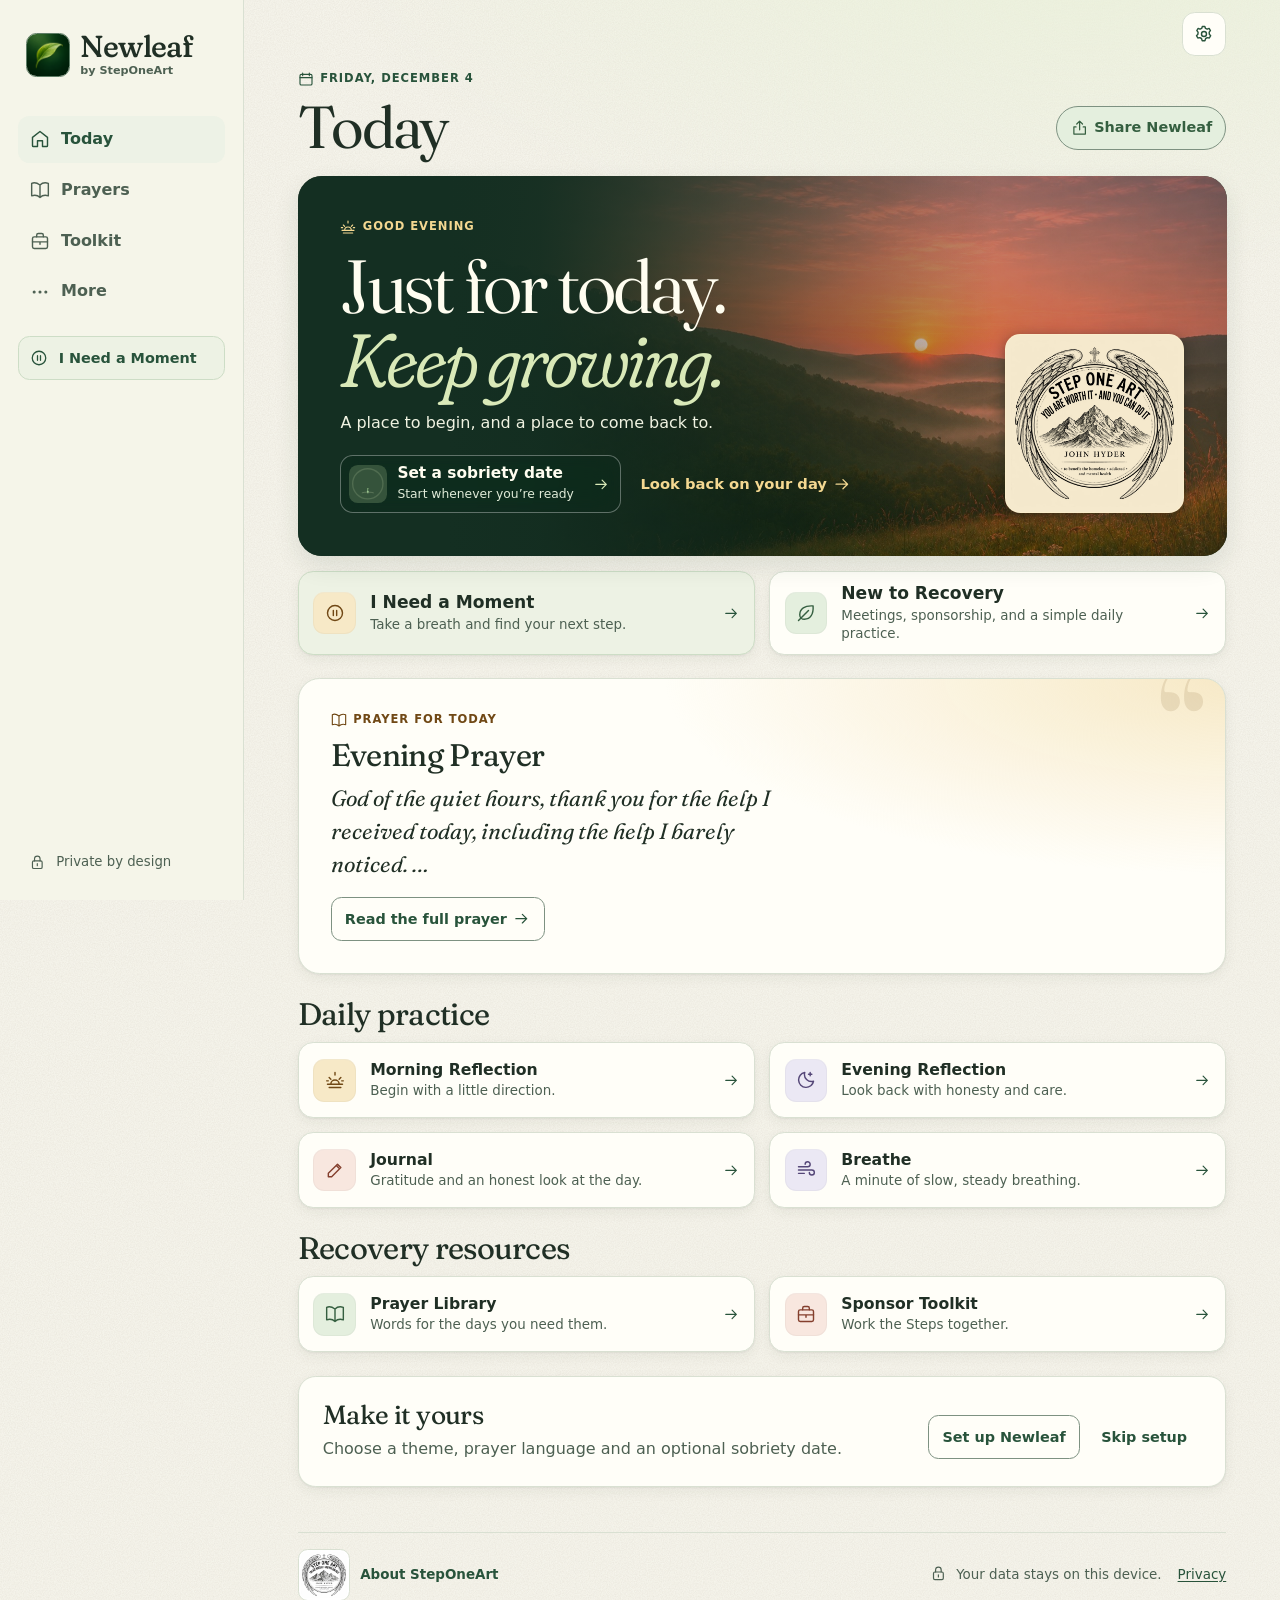
<file: public/index.html>
<!doctype html>
<html lang="en" data-theme="system">
<head>
  <meta charset="utf-8">
  <meta name="viewport" content="width=device-width, initial-scale=1, viewport-fit=cover">
  <meta name="theme-color" content="#f8f7ef">
  <meta name="description" content="A private, offline recovery companion for daily reflection, prayer and Twelve Step resources.">
  <meta property="og:type" content="website">
  <meta property="og:site_name" content="Newleaf by StepOneArt">
  <meta property="og:title" content="Newleaf by StepOneArt">
  <meta property="og:description" content="Just for today. Keep growing. A private recovery companion for prayer, reflection, and the Twelve Steps.">
  <meta property="og:url" content="https://app.steponeart24.com/">
  <meta property="og:image" content="https://app.steponeart24.com/assets/images/newleaf-card.jpg">
  <meta property="og:image:type" content="image/jpeg">
  <meta property="og:image:width" content="1200">
  <meta property="og:image:height" content="630">
  <meta property="og:image:alt" content="Newleaf by StepOneArt. Just for today. Keep growing. A leaf above the wordmark and the StepOneArt crest beside a mountain sunrise.">
  <meta name="twitter:card" content="summary_large_image">
  <meta name="twitter:image" content="https://app.steponeart24.com/assets/images/newleaf-card.jpg">
  <meta name="twitter:image:alt" content="Newleaf by StepOneArt. Just for today. Keep growing. A leaf above the wordmark and the StepOneArt crest beside a mountain sunrise.">
  <meta name="referrer" content="no-referrer">
  <meta name="apple-mobile-web-app-title" content="Newleaf">
  <link rel="canonical" href="https://app.steponeart24.com/">
  <link rel="icon" href="./assets/icons/newleaf-favicon-64.png" sizes="64x64" type="image/png">
  <link rel="apple-touch-icon" href="./assets/icons/newleaf-apple-180.png" sizes="180x180">
  <link rel="manifest" href="./manifest.webmanifest">
  <link rel="stylesheet" href="./css/app.css">
  <script src="./js/theme.js"></script>
  <script type="module" src="./js/app.js"></script>
  <title>Newleaf by StepOneArt</title>
</head>
<body>
  <a class="skip" href="#main">Skip to content</a>
  <div id="sidebar" class="sidebar"></div>
  <div class="workspace">
    <header class="topbar" id="topbar"></header>
    <aside aria-label="App notices" aria-live="polite" id="notices" class="notices" hidden></aside>
    <main tabindex="-1" id="main" aria-busy="true">
      <h1>Newleaf</h1>
      <p>Opening your recovery companion…</p>
      <noscript><p>Enable JavaScript in your browser to use Newleaf.</p></noscript>
    </main>
    <footer id="footer" class="footer"></footer>
  </div>
  <nav id="mobile-nav" class="mobile-nav" aria-label="Main navigation"></nav>
  <div id="status" class="sr-only" role="status"></div>
  <div id="toast" class="toast" hidden></div>
  <dialog id="dialog" aria-labelledby="dialog-title"></dialog>
</body>
</html>
</file>
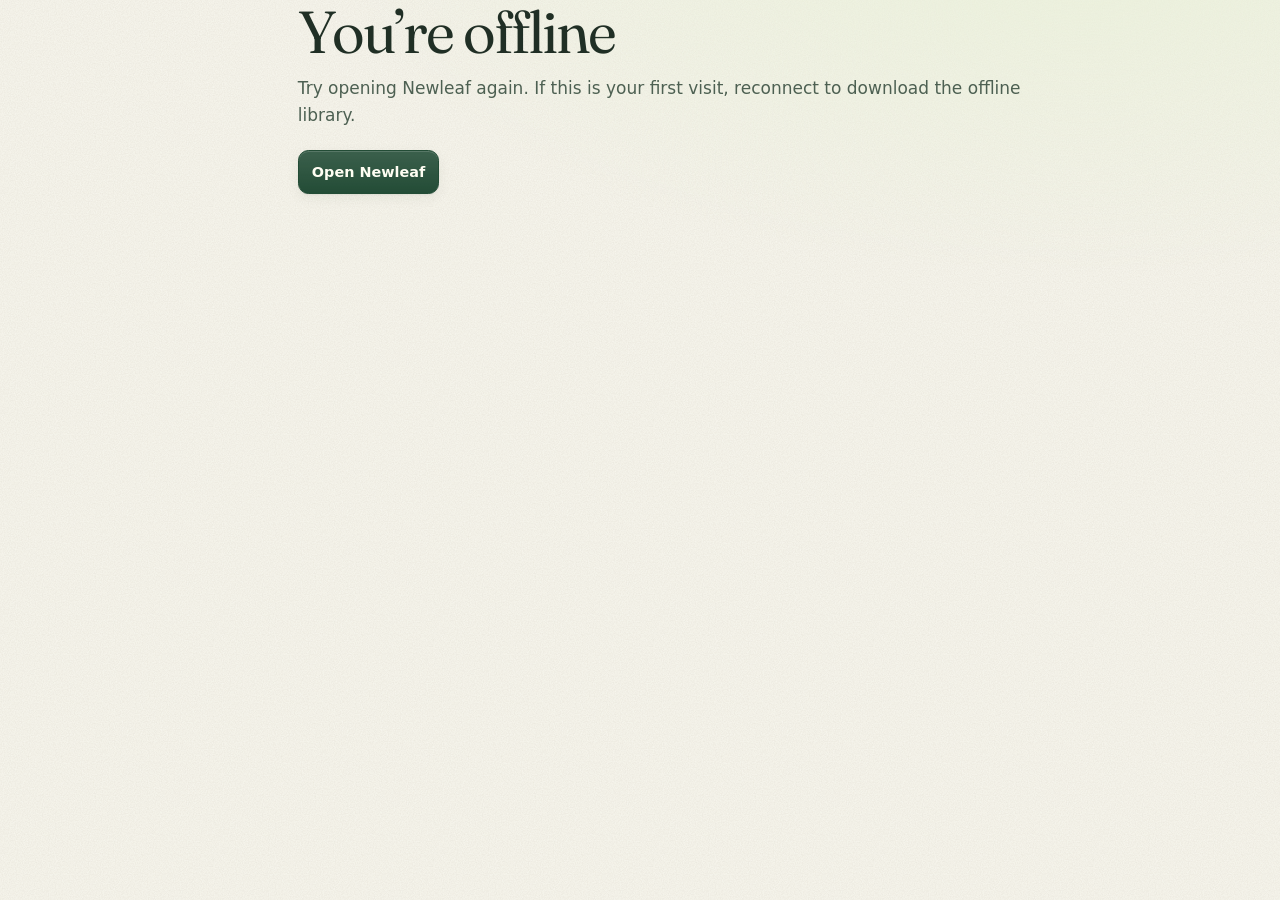
<file: public/offline.html>
<!doctype html>
<html lang="en">
<head>
<meta charset="utf-8">
<meta name="viewport" content="width=device-width, initial-scale=1">
<meta name="theme-color" content="#f8f7ef">
<link rel="stylesheet" href="./css/app.css">
<title>Offline · Newleaf</title>
</head>
<body>
<main class="workspace">
<header class="page-heading">
<h1>You’re offline</h1>
<p class="lead">Try opening Newleaf again. If this is your first visit, reconnect to download the offline library.</p>
</header>
<a class="button" href="./#/today">Open Newleaf</a>
</main>
</body>
</html>
</file>
<file: public/css/app.css>
@font-face {
  font-family: 'Fraunces'; font-style: normal; font-weight: 100 900; font-display: swap;
  src: url('../assets/fonts/fraunces-latin-full-normal.woff2') format('woff2');
}
@font-face {
  font-family: 'Fraunces'; font-style: italic; font-weight: 100 900; font-display: swap;
  src: url('../assets/fonts/fraunces-latin-full-italic.woff2') format('woff2');
}

:root {
  color-scheme: light dark;
  --bg: light-dark(#f8f7ef, #151e19);
  --surface: light-dark(#fffef8, #1d2a23);
  --sidebar: light-dark(#f5f5e9, #19251e);
  --ink: light-dark(#202f25, #eff3e8);
  --muted: light-dark(#4d6052, #b9cabd);
  --green: light-dark(#28533b, #b9dbb4);
  --accent: light-dark(#234c36, #c0e2b7);
  --accent-text: light-dark(#fffef3, #162a1e);
  --line: light-dark(#d9e0d2, #3d5144);
  --strong-line: light-dark(#7d9181, #809486);
  --hover: light-dark(#edf2e6, #283b2e);
  --moment: light-dark(#edf2e4, #23382a);
  --moment-line: light-dark(#cdddc6, #425f49);
  --focus: light-dark(#265b91, #eec875);
  --error: light-dark(#852f26, #ffb6a5);
  --sage: light-dark(#e4efde, #314b36);
  --sage-ink: light-dark(#355f40, #d2eacb);
  --amber: light-dark(#f7e9c7, #543f24);
  --amber-ink: light-dark(#704815, #f3d29a);
  --lavender: light-dark(#ebe8f4, #423b57);
  --lavender-ink: light-dark(#544677, #e6d8fa);
  --clay: light-dark(#f8e7df, #523b32);
  --clay-ink: light-dark(#843f2d, #ffcebf);
  --shadow-color: light-dark(#1f3a2a, #000);
  --shadow: 0 1px 2px color-mix(in srgb, var(--shadow-color) 6%, transparent), 0 4px 14px color-mix(in srgb, var(--shadow-color) 6%, transparent);
  --shadow-lift: 0 2px 4px color-mix(in srgb, var(--shadow-color) 8%, transparent), 0 12px 28px color-mix(in srgb, var(--shadow-color) 12%, transparent);
  --shadow-float: 0 6px 16px color-mix(in srgb, var(--shadow-color) 14%, transparent), 0 24px 48px color-mix(in srgb, var(--shadow-color) 18%, transparent);
  --glow: light-dark(#e9f0d9, #22392b);
  --ease-out: cubic-bezier(.2, .75, .25, 1);
  --ui: system-ui, -apple-system, BlinkMacSystemFont, 'Segoe UI', sans-serif;
  --display: 'Fraunces', Georgia, 'Times New Roman', serif;
  --reading: 1.063rem;
  --measure: 74ch;
  --sidebar-width: 15.25rem;
  --page-width: 70rem;
}

:root[data-theme="light"] { color-scheme: light; }
:root[data-theme="dark"] { color-scheme: dark; }
:root[data-size="large"] { --reading: 1.23rem; }
:root[data-size="largest"] { --reading: 1.44rem; }
@supports not (color: light-dark(white, black)) {
  :root {
    color-scheme: light; --shadow-color: #1f3a2a; --glow: #e9f0d9;
    --bg: #f8f7ef; --surface: #fffef8; --sidebar: #f5f5e9; --ink: #202f25; --muted: #4d6052;
    --green: #28533b; --accent: #234c36; --accent-text: #fffef3; --line: #d9e0d2; --strong-line: #7d9181;
    --hover: #edf2e6; --moment: #edf2e4; --moment-line: #cdddc6; --focus: #265b91; --error: #852f26;
    --sage: #e4efde; --sage-ink: #355f40; --amber: #f7e9c7; --amber-ink: #704815;
    --lavender: #ebe8f4; --lavender-ink: #544677; --clay: #f8e7df; --clay-ink: #843f2d;
  }
  :root[data-theme="dark"] {
    --bg: #151e19; --surface: #1d2a23; --sidebar: #19251e; --ink: #eff3e8; --muted: #b9cabd;
    --green: #b9dbb4; --accent: #c0e2b7; --accent-text: #162a1e; --line: #3d5144; --strong-line: #809486;
    --hover: #283b2e; --moment: #23382a; --moment-line: #425f49; --focus: #eec875; --error: #ffb6a5;
    --sage: #314b36; --sage-ink: #d2eacb; --amber: #543f24; --amber-ink: #f3d29a;
    --lavender: #423b57; --lavender-ink: #e6d8fa; --clay: #523b32; --clay-ink: #ffcebf;
  }
  @media (prefers-color-scheme: dark) {
    :root[data-theme="system"] {
      --bg: #151e19; --surface: #1d2a23; --sidebar: #19251e; --ink: #eff3e8; --muted: #b9cabd;
      --green: #b9dbb4; --accent: #c0e2b7; --accent-text: #162a1e; --line: #3d5144; --strong-line: #809486;
      --hover: #283b2e; --moment: #23382a; --moment-line: #425f49; --focus: #eec875; --error: #ffb6a5;
      --sage: #314b36; --sage-ink: #d2eacb; --amber: #543f24; --amber-ink: #f3d29a;
      --lavender: #423b57; --lavender-ink: #e6d8fa; --clay: #523b32; --clay-ink: #ffcebf;
    }
  }
}

*, *::before, *::after { box-sizing: border-box; }
[hidden] { display: none !important; }
html { min-block-size: 100%; scroll-padding-block: 1rem calc(7rem + env(safe-area-inset-bottom)); }
body {
  margin: 0; color: var(--ink); font: 1rem/1.55 var(--ui);
  font-variation-settings: 'SOFT' 50, 'WONK' 0; font-optical-sizing: auto;
  background: var(--bg) url('../assets/images/grain.svg');
  -webkit-font-smoothing: antialiased;
}
body::before {
  content: ''; position: fixed; z-index: -1; inset: 0; pointer-events: none;
  background: radial-gradient(70rem 34rem at 85% -12%, var(--glow), transparent 70%);
}
img { display: block; max-inline-size: 100%; }
h1, h2, h3, p { margin-block: 0; }
p + p { margin-block-start: .75em; }
h1, h2 { line-height: 1.09; }
h1, h2, h3 { overflow-wrap: break-word; }
h1 { font: 380 clamp(2.45rem, 5.1vw, 3.7rem)/1.03 var(--display); letter-spacing: -.035em; }
h2 { font-family: var(--display); font-weight: 420; font-size: clamp(1.56rem, 2.7vw, 1.95rem); letter-spacing: -.022em; }
a { color: var(--green); text-underline-offset: .17em; }
button, select, input, textarea { font: inherit; }
button, select, summary { cursor: pointer; }
button, a, input, textarea, select, summary { -webkit-tap-highlight-color: transparent; }
:focus-visible { outline: 3px solid var(--focus); outline-offset: 3px; }
main:focus { outline: none; }
button:disabled { opacity: .62; cursor: wait; }
.icon { inline-size: 1.25em; block-size: 1.25em; flex: none; vertical-align: -.21em; }
.muted { color: var(--muted); }
.sr-only, .segmented input {
  position: absolute; inline-size: 1px; block-size: 1px; padding: 0; margin: -1px; overflow: hidden;
  clip: rect(0,0,0,0); white-space: nowrap; border: 0;
}
.skip {
  position: fixed; z-index: 9; inset: .75rem auto auto .75rem; padding: .65rem 1rem;
  border-radius: .65rem; background: var(--surface); transform: translateY(-180%);
}
.skip:focus { transform: none; }

.workspace {
  --gutter: clamp(1rem, 4.2vw, 3.75rem);
  inline-size: min(100%, calc(var(--page-width) + 2 * var(--gutter)));
  padding-inline: max(var(--gutter), env(safe-area-inset-left)) max(var(--gutter), env(safe-area-inset-right));
  margin-inline: auto;
}
.topbar {
  min-block-size: calc(4.65rem + env(safe-area-inset-top)); padding-block-start: env(safe-area-inset-top);
  display: flex; align-items: center; justify-content: space-between; gap: .5rem;
  border-block-end: 1px solid var(--line);
}
.top-actions { display: flex; gap: .45rem; }
.sidebar { display: none; }
.wordmark {
  display: inline-flex; gap: .65rem; align-items: center; text-decoration: none; line-height: 1.08;
  color: var(--ink); min-block-size: 2.75rem;
}
.wordmark-icon {
  display: grid; place-items: center; flex: none; inline-size: 2.55rem; block-size: 2.55rem;
  overflow: hidden; border: 1px solid #5e7d66; border-radius: .65rem; background: #234937;
}
.wordmark-icon img { inline-size: 100%; block-size: auto; }
.wordmark strong { display: block; font: 500 1.6rem/.98 var(--display); letter-spacing: -.03em; font-variation-settings: 'SOFT' 100, 'WONK' 1; }
.wordmark small { display: block; color: var(--muted); margin-block-start: .22rem; font-size: .7rem; font-weight: 620; }
.icon-button {
  display: inline-grid; place-items: center; inline-size: 2.75rem; block-size: 2.75rem; flex: 0 0 auto;
  border: 1px solid var(--line); border-radius: .8rem; background: var(--surface); color: var(--green);
  text-decoration: none;
}
.icon-button .icon { inline-size: 1.25rem; block-size: 1.25rem; }
.mobile-nav {
  position: fixed; z-index: 4; display: grid; grid-template-columns: repeat(4, minmax(0,1fr)); gap: .2rem;
  inset: auto max(.7rem, env(safe-area-inset-right)) max(.7rem, env(safe-area-inset-bottom)) max(.7rem, env(safe-area-inset-left));
  max-inline-size: 30rem; margin-inline: auto; padding: .3rem;
  background: var(--surface); border: 1px solid var(--line); border-radius: 1.45rem; box-shadow: var(--shadow-float);
}
@supports (backdrop-filter: blur(1px)) or (-webkit-backdrop-filter: blur(1px)) {
  .mobile-nav {
    background: color-mix(in srgb, var(--surface) 76%, transparent);
    -webkit-backdrop-filter: blur(18px) saturate(1.5); backdrop-filter: blur(18px) saturate(1.5);
  }
}
.mobile-nav a, .sidebar nav a {
  text-decoration: none; color: var(--muted); display: flex; align-items: center;
  gap: .23rem; border-radius: .72rem; font-weight: 650;
}
.mobile-nav a { flex-direction: column; justify-content: center; min-block-size: 3.2rem; padding: .25rem .1rem; font-size: .74rem; border-radius: 1.15rem; transition: background-color 200ms ease, color 200ms ease; }
.mobile-nav a[aria-current] .icon { transform: translateY(-1px); stroke-width: 2.1; }
.mobile-nav .icon { inline-size: 1.2rem; block-size: 1.2rem; }
:is(.mobile-nav, .sidebar nav) a[aria-current] { color: var(--green); background: var(--hover); }
.mobile-nav a[aria-current] { background: var(--sage); color: var(--sage-ink); }
main { padding-block: 1.5rem 2rem; min-block-size: 55vh; }
.footer {
  display: flex; flex-wrap: wrap; align-items: center; gap: .6rem 1.5rem; justify-content: space-between;
  border-block-start: 1px solid var(--line); padding-block: 1rem 7rem;
  color: var(--muted); font-size: .84rem;
}
.footer:empty { display: none; }
.is-moment .workspace { padding-block-end: calc(4rem + env(safe-area-inset-bottom)); }
.footer .icon { margin-inline-end: .3rem; }
.footer-credit { display: inline-flex; align-items: center; gap: .65rem; font-weight: 650; text-decoration: none; }
.footer-credit:hover span, .footer-credit:focus-visible span { text-decoration: underline; }
.organization-seal { block-size: auto; border: 1px solid var(--line); border-radius: .6rem; background: #fff; }
.footer-credit .organization-seal { inline-size: 3.25rem; padding: .12rem; flex: none; }
.footer-links { display: flex; align-items: center; flex-wrap: wrap; column-gap: 1rem; }
.footer-links a { display: inline-flex; align-items: center; min-block-size: 2.75rem; }

.eyebrow {
  display: flex; align-items: center; gap: .4rem; margin-block-end: .55rem; color: var(--green);
  font-size: .72rem; font-weight: 750; text-transform: uppercase; letter-spacing: .085em;
}
.eyebrow .icon { inline-size: 1rem; block-size: 1rem; }
.today-heading { margin-block-end: 1.1rem; }
.today-heading-row { display: flex; flex-wrap: wrap; align-items: center; justify-content: space-between; gap: .5rem 1rem; }
.hero {
  position: relative; overflow: hidden; isolation: isolate; container-type: inline-size;
  border-radius: 1.35rem; color: #fffdf0;
  background: #142f22; box-shadow: 0 10px 24px #1935241b;
}
.hero::before, .hero::after { content: ''; position: absolute; z-index: -1; inset: 0; }
.hero::before { background: url('../assets/images/daybreak.jpg') 31% 38% / cover no-repeat; }
.hero::after { background: linear-gradient(90deg, #102b1efc 0%, #102b1eee 23%, #142e23b0 48%, #102b1e14 79%); }
.hero-inner {
  --hero-inset: clamp(1.3rem, 4.3vw, 2.65rem);
  display: grid; grid-template-columns: minmax(0, 1fr) auto;
  grid-template-areas: "label seal" "title title" "intro intro" "tracker tracker";
  align-items: center; column-gap: .75rem; padding: var(--hero-inset);
}
.hero-label { grid-area: label; color: #f4d891; margin-block-end: .8rem; }
.hero-title {
  grid-area: title;
  font: 360 clamp(2.65rem, 6.1vw, 4.7rem)/.98 var(--display); letter-spacing: -.04em; text-wrap: balance;
  margin-block: 0; overflow-wrap: break-word;
}
.hero-title em { color: #d9e9b8; font-weight: 330; font-variation-settings: 'SOFT' 100, 'WONK' 1; }
.hero-intro { grid-area: intro; color: #f0f3e2; font-size: 1rem; margin-block-start: .9rem; max-inline-size: 39ch; text-wrap: pretty; }
.hero-tracker {
  grid-area: tracker;
  display: flex; gap: .65rem; align-items: center; inline-size: fit-content; max-inline-size: 100%;
  min-block-size: 3.65rem; margin-block-start: 1.2rem; padding: .44rem .65rem .44rem .5rem;
  color: #fffdf0; border: 1px solid #ffffff55; border-radius: .8rem; background: #122d21e8;
  text-decoration: none;
}
.hero-tracker:focus-visible { outline-color: #f4d891; }
.hero-tracker:hover { background: #204433; }
.hero-tracker-icon {
  display: grid; place-items: center; inline-size: 2.35rem; block-size: 2.35rem; flex: none;
  border-radius: .55rem; background: #35533b; color: #d9e9b8;
}
.hero-tracker strong, .hero-tracker small { display: block; }
.hero-tracker strong { font-size: .96rem; line-height: 1.2; }
.hero-tracker small { color: #e0ebd8; font-size: .77rem; margin-block-start: .16rem; }
.hero-tracker .card-arrow { margin-inline-start: .55rem; color: #d9e9b8; }
.hero-seal {
  grid-area: seal; isolation: isolate; inline-size: clamp(3.4rem, 15vw, 4.4rem); align-self: start;
  padding: .14rem; margin-block-end: .9rem; border: 1px solid #fff2cc80; border-radius: 50%; overflow: hidden;
  background: #f5e9cd; box-shadow: 0 4px 14px #111e1780;
}
.hero-seal img { inline-size: 100%; block-size: auto; mix-blend-mode: multiply; border-radius: 50%; }
.home-section { margin-block-start: 1.45rem; }
.home-section h2 { margin-block-end: .7rem; }
.card-grid { display: grid; grid-template-columns: repeat(2, minmax(0,1fr)); gap: .6rem; }
.link-card, .moment-banner {
  display: flex; gap: clamp(.55rem, 1.5vw, .9rem); align-items: center; min-inline-size: 0;
  min-block-size: 4.65rem; padding: .65rem .8rem; border: 1px solid var(--line); border-radius: .95rem;
  color: var(--ink); background: var(--surface); text-decoration: none;
  box-shadow: var(--shadow);
  transition: background-color 160ms ease, border-color 160ms ease, transform 240ms var(--ease-out), box-shadow 240ms var(--ease-out);
}
.link-card .card-arrow, .moment-banner .card-arrow { transition: transform 240ms var(--ease-out); }
.card-copy { display: flex; flex: 1 1 auto; flex-direction: column; min-inline-size: 0; }
.card-copy strong { font-size: .98rem; line-height: 1.27; font-weight: 680; overflow-wrap: anywhere; }
.card-copy :is(span, small) { color: var(--muted); font-size: .84rem; line-height: 1.38; margin-block-start: .16rem; overflow-wrap: anywhere; }
.icon-badge {
  inline-size: 2.65rem; block-size: 2.65rem; flex: none; display: inline-grid; place-items: center;
  border-radius: .7rem;
  background-image: linear-gradient(155deg, #ffffff40, #ffffff00 62%);
  box-shadow: inset 0 1px 0 #ffffff30, inset 0 0 0 1px #00000008;
}
.tone-sage { background: var(--sage); color: var(--sage-ink); }
.tone-amber { background: var(--amber); color: var(--amber-ink); }
.tone-lavender { background: var(--lavender); color: var(--lavender-ink); }
.tone-clay { background: var(--clay); color: var(--clay-ink); }
.card-arrow { color: var(--green); inline-size: 1.05rem; block-size: 1.05rem; margin-inline-start: auto; }
.today-support { margin-block-start: 1rem; }
.moment-banner {
  background: var(--moment); border-color: var(--moment-line); padding: .68rem .83rem;
}
.today-support .card-copy strong { font-size: 1.07rem; }
.welcome { margin-block-start: 1.5rem; display: flex; flex-wrap: wrap; justify-content: space-between; align-items: center; gap: .75rem; }
.welcome p { color: var(--muted); margin-block-start: .45rem; }

.page-heading { margin-block-end: 1.35rem; max-inline-size: var(--measure); }
.page-heading .lead { color: var(--muted); font-size: max(1.04rem, var(--reading)); margin-block-start: .75rem; }
.back {
  display: inline-flex; align-items: center; min-block-size: 2.75rem; gap: .45rem;
  margin-block-end: .55rem; font-weight: 650; font-size: .9rem;
}
.reading { inline-size: 100%; max-inline-size: 48rem; margin-inline: auto; }
.reading .page-heading { margin-block-end: 1.15rem; }
.reading :is(p, li):not(.eyebrow, .day-count) { font-size: var(--reading); }
.reading .card-copy span { font-size: .88rem; }
.reading-section, .panel {
  padding: clamp(1rem, 3.1vw, 1.5rem); border: 1px solid var(--line); border-radius: 1.1rem;
  background: var(--surface); margin-block-end: .8rem; box-shadow: var(--shadow);
}
.reading-section > :not(:first-child), .panel > :not(:first-child) { margin-block-start: .62rem; }
.reading-section h2, .panel h2, .support-panel h2 { font-size: clamp(1.32rem, 3.4vw, 1.65rem); }
.reading-section .external { display: inline-flex; gap: .27rem; align-items: center; flex-wrap: wrap; min-block-size: 2.75rem; }
.newcomer-section-heading { display: flex; align-items: center; gap: .65rem; }
.newcomer-guide blockquote {
  margin-inline: 0; margin-block-end: 0; padding: .65rem .9rem;
  border-inline-start: .2rem solid var(--strong-line); border-radius: .45rem; background: var(--hover);
}
.newcomer-guide .actions { column-gap: 1rem; }
.meeting-spark { max-inline-size: 62rem; }
.spark-layout, .spark-filters { display: grid; gap: .85rem; }
.spark-filters { grid-template-columns: repeat(auto-fit, minmax(min(100%, 7.5rem), 1fr)); }
.spark-deck-heading { display: flex; flex-wrap: wrap; align-items: center; justify-content: space-between; gap: .25rem; }
.spark-deck-heading .spark-timer-jump { padding-inline: .35rem; }
.spark-layout > .reading-section { min-inline-size: 0; margin-block-end: 0; }
.reading .spark-count { font-size: .85rem; }
.spark-topic {
  min-block-size: 13rem; padding: clamp(.85rem, 2.8vw, 1.4rem);
  border: 1px solid var(--moment-line); border-radius: .85rem;
  background: linear-gradient(145deg, var(--moment), var(--surface) 90%);
}
.spark-topic h3 {
  margin-block: .2rem .6rem; font: 400 clamp(1.65rem, 4vw, 2.55rem)/1.04 var(--display);
  letter-spacing: -.025em; overflow-wrap: anywhere;
}
.spark-topic .spark-opening { margin-block-end: .8rem; font-weight: 640; }
.spark-topic .reading-list { color: var(--muted); }
.spark-timer { scroll-margin-block-start: 1rem; }
.spark-timer-face {
  text-align: center; border-radius: .75rem; padding: .65rem .35rem;
  background: var(--amber); color: var(--amber-ink);
}
.spark-time {
  font-size: clamp(2.35rem, 8vw, 3.75rem); line-height: 1.15;
  letter-spacing: -.055em; font-variant-numeric: tabular-nums; font-weight: 640;
}
.spark-timer-status { font-size: .84rem; font-weight: 650; }
.spark-timer[data-phase="finished"] .spark-timer-face { background: var(--sage); color: var(--sage-ink); }
.about-mission { display: grid; grid-template-columns: minmax(0, 10.5rem) minmax(0, 1fr); align-items: center; gap: 1.15rem; }
.about-mission .organization-seal { inline-size: 100%; padding: .25rem; border-radius: .8rem; }
.about-mission > .about-mission-copy { margin-block-start: 0; }
.about-mission-copy > :not(:first-child) { margin-block-start: .62rem; }
.about-artwork {
  inline-size: min(100%, 33rem); block-size: auto; margin: 1.4rem auto 0;
  border: 1px solid var(--line); border-radius: 1rem;
}
.external-note { color: var(--muted); font-size: .85em; }
.external .icon { inline-size: .92em; block-size: .92em; }
.reading-list { padding-inline-start: 1.4em; margin-block: 0; }
.reading-list li + li { margin-block-start: .55em; }
.count-panel { text-align: center; }
.count-panel .actions { justify-content: center; }
.count-panel .day-count { font: 340 clamp(3.55rem, 10vw, 6rem)/1 var(--display); letter-spacing: -.04em; color: var(--green); font-variant-numeric: lining-nums; }
.celebration { padding: .55rem .9rem; border-radius: .7rem; background: var(--amber); color: var(--amber-ink); animation: settle 460ms ease both; }
@keyframes settle { from { opacity: .5; transform: translateY(.25rem); } }
progress { display: block; inline-size: 100%; block-size: .8rem; accent-color: var(--green); }
.plain-list { list-style: none; padding: 0; margin: 0; }
.milestone-list li { display: flex; flex-wrap: wrap; align-items: center; justify-content: space-between; gap: .25rem .5rem; padding-block: .42rem; }
.milestone-list li + li { border-block-start: 1px solid var(--line); }
.milestone-list li > span { display: flex; align-items: center; gap: .48rem; }
.milestone-list time { color: var(--muted); }
.milestone-list .icon-badge { inline-size: 1.85rem; block-size: 1.85rem; border-radius: .45rem; }
.moment-layout { max-inline-size: 55rem; margin-inline: auto; }
.moment-grid .link-card { min-block-size: 4.35rem; }
.moment-reading .page-heading .lead { color: var(--ink); }
.support-panel {
  background: var(--clay); border: 1px solid var(--line); border-radius: 1rem;
  padding: 1.15rem; margin-block-end: .8rem;
}
.support-panel h2 { color: var(--clay-ink); }
.support-panel > :not(:first-child) { margin-block-start: .65rem; }
.source-note { margin-block: .45rem 1rem; color: var(--muted); }
.worksheet-lines { block-size: 3.15rem; border: 1px dashed var(--strong-line); border-radius: .35rem; }
.worksheet .eyebrow { margin-block-end: .6rem; }
.segmented {
  min-inline-size: 0; display: flex; flex-wrap: wrap; gap: .2rem; border: 1px solid var(--line);
  padding: .21rem; margin: 0; background: var(--hover); border-radius: .8rem;
}
.segmented label { flex: 1 1 auto; position: relative; cursor: pointer; }
.segmented label span {
  min-block-size: 2.75rem; padding: .36rem .54rem; border-radius: .57rem;
  display: flex; align-items: center; justify-content: center; text-align: center;
  font-weight: 620; font-size: .9rem; color: var(--green);
}
.segmented input:checked + span { background: var(--accent); color: var(--accent-text); }
.segmented input:focus-visible + span { outline: 3px solid var(--focus); outline-offset: 2px; }
.prayer-panel .prayer-text { padding: .2rem .25rem .45rem; }
.prayer-panel .segmented + .prayer-text { margin-block-start: 1.25rem; }
.reading .prayer-text p { font: 400 calc(var(--reading) * 1.27)/1.53 var(--display); max-inline-size: 55ch; }
.prayer-text h2 + p { margin-block-start: .6rem; }

.actions { display: flex; flex-wrap: wrap; gap: .45rem; align-items: center; }
.reading-actions { margin-block-end: .95rem; }
.button {
  display: inline-flex; min-block-size: 2.75rem; align-items: center; justify-content: center; gap: .4rem;
  border: 1px solid var(--accent); border-radius: .65rem; padding: .45rem .82rem;
  background: var(--accent); color: var(--accent-text); text-decoration: none; font-weight: 680;
  font-size: .9rem; text-align: center;
  transition: transform 160ms var(--ease-out), box-shadow 200ms var(--ease-out), background-color 160ms ease;
}
.button:not(.secondary, .quiet, .danger) { background-image: linear-gradient(180deg, #ffffff1c, #ffffff00); box-shadow: 0 1px 0 #ffffff26 inset, var(--shadow); }
.button:active { transform: scale(.97); }
.button .icon { inline-size: 1.08rem; block-size: 1.08rem; }
.button.secondary { border-color: var(--strong-line); background: var(--surface); color: var(--green); }
.button.today-share { border-radius: 999px; background: var(--sage); color: var(--sage-ink); }
.button.quiet { border-color: transparent; background: transparent; color: var(--green); }
.button.danger { border-color: var(--error); background: var(--surface); color: var(--error); }
.button[aria-pressed="true"] { background: var(--sage); color: var(--sage-ink); border-color: var(--strong-line); }
.button[aria-pressed="true"] .icon { fill: currentColor; }
.field { display: grid; gap: .3rem; min-inline-size: 0; }
.field > span:first-child { font-size: .88rem; font-weight: 680; }
.field :is(select, input, textarea) {
  inline-size: 100%; min-inline-size: 0; min-block-size: 2.8rem; padding: .46rem .65rem;
  border: 1px solid var(--strong-line); border-radius: .55rem; background: var(--surface); color: var(--ink);
}
.check-field { display: inline-flex; align-items: center; gap: .4rem; min-block-size: 2.8rem; cursor: pointer; }
.check-field input { inline-size: 1.16rem; block-size: 1.16rem; accent-color: var(--accent); margin: .17rem; }
.filter-panel { display: flex; gap: .6rem .9rem; align-items: end; flex-wrap: wrap; }
.filter-panel .search-field { flex: 1 1 12rem; }
.search-input { position: relative; }
.search-input .icon { position: absolute; inset: .78rem auto auto .65rem; color: var(--green); pointer-events: none; }
.search-input input { padding-inline-start: 2.35rem; }
.result-count { margin-block: .75rem .45rem; color: var(--muted); font-size: .9rem; }
.empty { grid-column: 1/-1; }
.preferences-grid { display: grid; grid-template-columns: repeat(2, minmax(0,1fr)); gap: .8rem; }
details > summary { min-block-size: 2.75rem; padding-block: .6rem; font-weight: 650; color: var(--green); }
details > p { padding-block-end: .65rem; }
.settings details + details { border-block-start: 1px solid var(--line); }

.notices { margin-block-start: .75rem; padding: .5rem .8rem; background: var(--amber); color: var(--amber-ink); border-radius: .65rem; font-size: .9rem; }
.notices p { display: flex; flex-wrap: wrap; gap: .35rem; align-items: center; }
.notices .button { color: inherit; text-decoration: underline; }
.toast {
  position: fixed; z-index: 5; inset: auto .85rem calc(5.6rem + env(safe-area-inset-bottom)) auto; max-inline-size: calc(100% - 1.7rem);
  padding: .72rem 1rem; border-radius: .72rem; color: var(--accent-text); background: var(--accent);
  box-shadow: 0 5px 18px #0003; font-weight: 600; font-size: .9rem; pointer-events: none;
}
dialog {
  inline-size: min(calc(100% - 2rem), 30rem); max-block-size: calc(100% - 2rem); overflow: auto;
  border: 1px solid var(--line); border-radius: 1.1rem; background: var(--surface); color: var(--ink);
  box-shadow: 0 18px 60px #0005; padding: clamp(1rem, 4vw, 1.5rem);
}
dialog::backdrop { background: #101c16a8; }
dialog form { display: grid; gap: .75rem; }
dialog .dialog-head { display: flex; justify-content: space-between; align-items: center; gap: .5rem; }
.dialog-actions { justify-content: flex-end; }
.form-error { color: var(--error); font-weight: 630; }
.form-error:empty { display: none; }
dialog textarea { resize: vertical; }

/* Growth mark */
.growth { display: block; inline-size: 100%; block-size: auto; overflow: visible; }
.growth-track, .growth-progress { fill: none; stroke-width: 5; }
.growth-track { stroke: color-mix(in srgb, currentColor 16%, transparent); }
.growth-progress { stroke: var(--growth-ring, #f4d891); stroke-linecap: round; }
.growth-soil { fill: none; stroke: color-mix(in srgb, currentColor 35%, transparent); stroke-width: 2.4; stroke-linecap: round; }
.growth-stem { fill: none; stroke: var(--growth-stem, #9cc58f); stroke-width: 2.6; stroke-linecap: round; }
.growth-seed { fill: var(--growth-stem, #9cc58f); }
.growth-leaf path:first-child { fill: var(--growth-leaf, #b9dc98); }
.growth-leaf:nth-child(even) path:first-child { fill: var(--growth-leaf-alt, #8fc27e); }
.growth-vein { fill: none; stroke: #ffffff70; stroke-width: .9; stroke-linecap: round; }
.growth-bloom ellipse { fill: #f6d58e; }
.growth-bloom circle { fill: #e39a4c; }
.growth-leaf-new path { transform-box: fill-box; transform-origin: 0 50%; animation: unfurl 1.1s 250ms var(--ease-out) both; }
.growth-progress { animation: ring-fill 1.4s var(--ease-out) both; }
@keyframes unfurl { from { transform: scale(.1) rotate(-35deg); opacity: 0; } }
@keyframes ring-fill { from { stroke-dasharray: 0 100; } }
.growth-tiny { inline-size: 2.2rem; }
.hero-tracker-icon .growth { inline-size: 2.1rem; color: #d9e9b8; }
.count-growth {
  --growth-ring: var(--green); --growth-stem: light-dark(#4f8a55, #9cc58f);
  --growth-leaf: light-dark(#6fae68, #b9dc98); --growth-leaf-alt: light-dark(#4f9150, #8fc27e);
  inline-size: clamp(8.5rem, 32vw, 11rem); margin-inline: auto; color: var(--green);
}

/* Time-of-day hero */
.hero-sky { position: absolute; z-index: -1; inset: 0; pointer-events: none; opacity: 0; transition: opacity 600ms ease; }
.hero[data-daypart="afternoon"]::before { filter: saturate(.9) brightness(1.08); }
.hero[data-daypart="evening"]::before { filter: hue-rotate(-14deg) saturate(1.25) brightness(.85); }
.hero[data-daypart="evening"] .hero-sky {
  opacity: 1; background: linear-gradient(200deg, #6b3f6a55 0%, #c2706033 40%, #0000 70%);
}
.hero[data-daypart="night"]::before { filter: brightness(.38) saturate(.55) hue-rotate(28deg); }
.hero[data-daypart="night"] .hero-sky {
  opacity: 1;
  background:
    radial-gradient(circle at 70% 34%, #fff8dc 0 1.05rem, #fff8dc40 1.15rem, #0000 3rem),
    radial-gradient(1px 1px at 62% 12%, #fff 98%, #0000), radial-gradient(1px 1px at 70% 34%, #fffc 98%, #0000),
    radial-gradient(1.5px 1.5px at 88% 40%, #fff 98%, #0000), radial-gradient(1px 1px at 93% 9%, #fffb 98%, #0000),
    radial-gradient(1px 1px at 55% 28%, #fff9 98%, #0000), radial-gradient(1.5px 1.5px at 74% 8%, #fff 98%, #0000),
    radial-gradient(1px 1px at 97% 26%, #fffa 98%, #0000), radial-gradient(1px 1px at 66% 46%, #fff8 98%, #0000),
    linear-gradient(180deg, #0b1630aa, #0000 75%);
}
.hero-actions { grid-area: tracker; display: flex; flex-wrap: wrap; align-items: center; gap: .65rem 1rem; margin-block-start: 1.2rem; }
.hero-actions .hero-tracker { margin-block-start: 0; }
.hero-suggest {
  display: inline-flex; align-items: center; gap: .4rem; min-block-size: 2.75rem; padding-inline: .2rem;
  color: #f4d891; font-weight: 650; font-size: .92rem; text-decoration: none;
}
.hero-suggest .icon { transition: transform 240ms var(--ease-out); }
.hero-suggest:hover .icon { transform: translateX(3px); }
.hero-suggest:focus-visible { outline-color: #f4d891; }
.hero-growth {
  display: flex; align-items: center; gap: .9rem; inline-size: fit-content; max-inline-size: 100%;
  padding: .55rem 1.1rem .55rem .55rem; color: #fffdf0; text-decoration: none;
  border: 1px solid #ffffff3a; border-radius: 1.3rem; background: #0f281d99;
  box-shadow: inset 0 1px 0 #ffffff1c, 0 10px 30px #0b1a1340;
}
@supports (backdrop-filter: blur(1px)) or (-webkit-backdrop-filter: blur(1px)) {
  .hero-growth, .hero-tracker { -webkit-backdrop-filter: blur(14px) saturate(1.3); backdrop-filter: blur(14px) saturate(1.3); background: #0f281d70; }
}
.hero-growth:hover { background: #18382aa8; }
.hero-growth:focus-visible { outline-color: #f4d891; }
.hero-growth .growth { inline-size: clamp(4.6rem, 18vw, 5.6rem); flex: none; color: #fffdf0; }
.hero-growth-copy { display: grid; line-height: 1.05; }
.hero-count { font: 330 clamp(2.6rem, 9vw, 3.4rem)/.95 var(--display); letter-spacing: -.035em; font-variant-numeric: lining-nums; }
.hero-count-unit { font-weight: 650; font-size: .95rem; color: #d9e9b8; margin-block-start: .2rem; }
.hero-growth small { color: #e0ebd8cc; font-size: .78rem; margin-block-start: .35rem; }
.hero-growth .card-arrow { color: #d9e9b8; margin-inline-start: .35rem; }
.hero-milestone { color: #f4d891; font-weight: 600; }

/* Milestone leaves */
.leaf-fall { position: absolute; z-index: 1; inset: 0; overflow: hidden; pointer-events: none; }
.leaf-fall svg {
  position: absolute; inset-block-start: -2rem; inline-size: 1.1rem; fill: #b9dc98; opacity: 0;
  animation: leaf-drift 6.5s linear infinite;
}
.leaf-fall svg:nth-child(3n) { fill: #f4d891; inline-size: .85rem; }
.leaf-fall svg:nth-child(4n) { fill: #8fc27e; inline-size: 1.3rem; }
.leaf-fall svg:nth-child(1) { inset-inline-start: 6%; animation-delay: 0s; }
.leaf-fall svg:nth-child(2) { inset-inline-start: 15%; animation-delay: 2.1s; animation-duration: 7.4s; }
.leaf-fall svg:nth-child(3) { inset-inline-start: 24%; animation-delay: 4s; }
.leaf-fall svg:nth-child(4) { inset-inline-start: 33%; animation-delay: 1.2s; animation-duration: 8s; }
.leaf-fall svg:nth-child(5) { inset-inline-start: 42%; animation-delay: 3.3s; }
.leaf-fall svg:nth-child(6) { inset-inline-start: 51%; animation-delay: .6s; animation-duration: 7s; }
.leaf-fall svg:nth-child(7) { inset-inline-start: 60%; animation-delay: 2.7s; }
.leaf-fall svg:nth-child(8) { inset-inline-start: 69%; animation-delay: 5s; animation-duration: 7.8s; }
.leaf-fall svg:nth-child(9) { inset-inline-start: 78%; animation-delay: 1.7s; }
.leaf-fall svg:nth-child(10) { inset-inline-start: 87%; animation-delay: 3.8s; animation-duration: 6.8s; }
.leaf-fall svg:nth-child(11) { inset-inline-start: 94%; animation-delay: .3s; }
.leaf-fall svg:nth-child(n+12) { inset-inline-start: 47%; animation-delay: 4.6s; animation-duration: 8.4s; }
@keyframes leaf-drift {
  0% { opacity: 0; transform: translate(0, 0) rotate(0); }
  10% { opacity: .95; }
  50% { transform: translate(2.2rem, 12rem) rotate(200deg); }
  85% { opacity: .85; }
  100% { opacity: 0; transform: translate(-.8rem, 26rem) rotate(420deg); }
}
.count-panel { position: relative; overflow: hidden; }
.count-panel .leaf-fall svg { fill: var(--green); opacity: 0; }
.count-panel .leaf-fall svg:nth-child(3n) { fill: var(--amber-ink); }

/* Breathing guide */
.breathe {
  --phase-ms: 4000ms;
  padding: clamp(1rem, 3.1vw, 1.5rem); border: 1px solid var(--moment-line); border-radius: 1.25rem;
  background: radial-gradient(120% 90% at 50% 100%, var(--lavender), var(--surface) 70%); box-shadow: var(--shadow);
  margin-block-end: .8rem;
}
.breathe-head { display: flex; flex-wrap: wrap; align-items: center; justify-content: space-between; gap: .6rem 1rem; }
.breathe-head h2 { font-size: clamp(1.32rem, 3.4vw, 1.65rem); }
.breathe-patterns { flex: 0 1 auto; }
.breathe-patterns label span { flex-direction: column; gap: 0; line-height: 1.15; min-block-size: 2.75rem; }
.breathe-patterns small { font-size: .68rem; font-weight: 600; opacity: .78; }
.breathe {
  --orb: min(66vw, 16rem); --orb-glow: light-dark(#ffffffb0, #ffffff1f);
  --orb-edge: light-dark(color-mix(in srgb, var(--lavender-ink) 30%, var(--lavender)), color-mix(in srgb, var(--lavender-ink) 12%, var(--lavender)));
}
.breathe-compact { --orb: min(60vw, 13rem); }
.breathe-stage { position: relative; display: grid; place-items: center; block-size: calc(var(--orb) + 1.6rem); margin-block: .4rem; }
.breathe-orb, .breathe-halo { grid-area: 1 / 1; border-radius: 50%; inline-size: var(--orb); aspect-ratio: 1; }
.breathe-label {
  grid-area: 1 / 1; z-index: 1; display: grid; justify-items: center; gap: .15rem; text-align: center;
  color: var(--lavender-ink); max-inline-size: calc(var(--orb) * .7); pointer-events: none;
}
.breathe-orb {
  background: radial-gradient(circle at 35% 30%, var(--orb-glow), #ffffff00 45%), radial-gradient(circle, var(--lavender), var(--orb-edge));
  box-shadow: 0 0 0 1px color-mix(in srgb, var(--lavender-ink) 18%, transparent), 0 18px 50px color-mix(in srgb, var(--lavender-ink) 22%, transparent);
  transform: scale(.62); transition: transform var(--phase-ms) cubic-bezier(.45, 0, .55, 1);
}
.breathe-halo {
  border: 1.5px solid color-mix(in srgb, var(--lavender-ink) 30%, transparent); transform: scale(1);
  opacity: .5; transition: opacity 600ms ease;
}
.breathe-word { font: 420 clamp(1.25rem, 4.6vw, 1.6rem)/1.1 var(--display); letter-spacing: -.01em; padding-inline: 1rem; }
.breathe[data-phase="ready"] .breathe-word { font-size: clamp(1.05rem, 3.8vw, 1.25rem); }
.breathe-count { font-weight: 700; font-variant-numeric: tabular-nums; font-size: 1rem; min-block-size: 1.5em; opacity: .8; }
.breathe:is([data-phase="in"], [data-phase="hold"]) .breathe-orb { transform: scale(1); }
.breathe:is([data-phase="out"], [data-phase="rest"]) .breathe-orb { transform: scale(.62); }
.breathe[data-phase="hold"] .breathe-halo { opacity: 1; animation: halo 1.6s ease-in-out infinite; }
.breathe[data-phase="ready"] .breathe-orb { animation: idle 5s ease-in-out infinite; }
@keyframes halo { 50% { transform: scale(1.06); opacity: .55; } }
@keyframes idle { 50% { transform: scale(.68); } }
.breathe-actions { justify-content: center; }
.breathe-round { font-size: .88rem; min-inline-size: 5rem; }
.reading .breathe-round { font-size: .88rem; }
.breathe-page .link-card { margin-block-start: .2rem; }

/* Sponsor */
.moment-first { display: grid; gap: .8rem; margin-block-end: 1.4rem; }
.moment-first .breathe { margin: 0; }
.sponsor-panel {
  padding: clamp(1rem, 3.1vw, 1.4rem); border: 1px solid var(--line); border-radius: 1.25rem;
  background: linear-gradient(150deg, var(--clay), var(--surface) 85%); box-shadow: var(--shadow);
  display: flex; flex-direction: column; gap: .55rem; justify-content: center;
}
.sponsor-panel h2 { font-size: clamp(1.32rem, 3.4vw, 1.65rem); color: var(--clay-ink); }
.sponsor-panel p { color: var(--muted); }
.moment-choose { margin-block-end: .7rem; font-size: clamp(1.32rem, 3.4vw, 1.65rem); }
.sponsor-strip {
  display: flex; flex-wrap: wrap; align-items: center; gap: .55rem .8rem; min-block-size: 4.65rem; padding: .65rem .8rem;
  border: 1px solid var(--line); border-radius: .95rem; background: linear-gradient(150deg, var(--clay), var(--surface) 80%); box-shadow: var(--shadow);
}
.sponsor-strip .card-copy { flex: 1 1 8rem; }
.sponsor-strip .actions { gap: .4rem; }
.sponsor-strip .button { min-block-size: 2.6rem; padding-inline: .75rem; }

/* Prayer for today */
.today-highlight {
  position: relative; overflow: hidden; margin-block-start: 1.45rem; padding: clamp(1.2rem, 3.6vw, 2rem);
  border: 1px solid var(--line); border-radius: 1.35rem; box-shadow: var(--shadow);
  background: radial-gradient(110% 120% at 100% 0%, var(--amber), transparent 55%), var(--surface);
}
.today-highlight::after {
  content: '“'; position: absolute; inset: -1.6rem 1rem auto auto; font: 400 11rem/1 var(--display);
  color: var(--amber-ink); opacity: .12; pointer-events: none;
}
.today-highlight .eyebrow { color: var(--amber-ink); }
.today-highlight h2 { margin-block-end: .6rem; }
.daily-prayer-text { margin: 0 0 1rem; max-inline-size: 46ch; }
.daily-prayer-text p { font: italic 380 clamp(1.15rem, 2.6vw, 1.38rem)/1.5 var(--display); text-wrap: pretty; }
.daily-prayer-more { color: var(--muted); }

/* Journal */
.journal-form { display: grid; gap: 1rem; }
.journal-form > :not(:first-child) { margin-block-start: 0; }
.journal-form-head { display: flex; flex-wrap: wrap; align-items: end; justify-content: space-between; gap: .6rem 1rem; }
.journal-date { inline-size: 11.5rem; }
.journal-gratitude { border: 0; padding: 0; margin: 0; display: grid; gap: .5rem; }
.journal-gratitude legend { font-size: .88rem; font-weight: 680; margin-block-end: .5rem; padding: 0; }
.gratitude-line { display: flex; align-items: center; gap: .6rem; }
.gratitude-number {
  display: grid; place-items: center; inline-size: 2rem; block-size: 2rem; flex: none; border-radius: 50%;
  background: var(--clay); color: var(--clay-ink); font: 500 1rem/1 var(--display);
}
.gratitude-line input, .journal-form textarea {
  inline-size: 100%; min-block-size: 2.8rem; padding: .5rem .7rem; color: var(--ink);
  border: 1px solid var(--strong-line); border-radius: .65rem; background: var(--bg);
}
.journal-form textarea { font: var(--reading)/1.6 var(--ui); resize: vertical; }
.journal-prompts { margin: -.4rem 0 0; padding-inline-start: 1.1rem; color: var(--muted); }
.reading .journal-prompts li { font-size: .88rem; }
.journal-history { margin-block-start: 1.6rem; }
.journal-history h2 { margin-block-end: .7rem; }
.journal-list { display: grid; gap: .5rem; }
.journal-item {
  display: flex; align-items: center; gap: .9rem; padding: .6rem .85rem .6rem .6rem; color: var(--ink); text-decoration: none;
  border: 1px solid var(--line); border-radius: .95rem; background: var(--surface); box-shadow: var(--shadow);
  transition: transform 240ms var(--ease-out), box-shadow 240ms var(--ease-out);
}
.journal-item time {
  display: grid; place-items: center; inline-size: 3.2rem; block-size: 3.4rem; flex: none; border-radius: .7rem;
  background: var(--clay); color: var(--clay-ink); line-height: 1;
}
.journal-item time span { font-size: .66rem; font-weight: 750; text-transform: uppercase; letter-spacing: .08em; }
.journal-item time strong { font: 420 1.45rem/1 var(--display); }
.reading .journal-item .card-copy span { font-size: .84rem; display: -webkit-box; -webkit-line-clamp: 2; -webkit-box-orient: vertical; overflow: hidden; }

/* Milestone card */
.milestone-card h2 { display: flex; align-items: center; gap: .5rem; }
.milestone-card h2 .icon { color: var(--amber-ink); }
.milestone-card .field { max-inline-size: 16rem; }
.milestone-preview { display: grid; place-items: center; padding: .6rem 0; }
.milestone-preview canvas {
  inline-size: min(100%, 21rem); block-size: auto; aspect-ratio: 4 / 5; border-radius: 1rem;
  background: #142f22; box-shadow: var(--shadow-float);
}

/* Motion */
main { view-transition-name: page; }
::view-transition-old(page) { animation: 140ms ease-in both page-out; }
::view-transition-new(page) { animation: 360ms var(--ease-out) both page-in; }
@keyframes page-out { to { opacity: 0; transform: translateY(-.35rem); } }
@keyframes page-in { from { opacity: 0; transform: translateY(.6rem); } }
@keyframes rise { from { opacity: 0; transform: translateY(.7rem); } }
main[data-enter] :is(.card-grid > *, .reading-section, .panel, .hero, .home-section > h2, .today-highlight) {
  animation: rise 520ms var(--ease-out) both;
}
main[data-enter] .card-grid > :nth-child(2), main[data-enter] .reading-section:nth-of-type(2) { animation-delay: 50ms; }
main[data-enter] .card-grid > :nth-child(3), main[data-enter] .reading-section:nth-of-type(3) { animation-delay: 100ms; }
main[data-enter] .card-grid > :nth-child(4), main[data-enter] .reading-section:nth-of-type(4) { animation-delay: 150ms; }
main[data-enter] .card-grid > :nth-child(5), main[data-enter] .reading-section:nth-of-type(5) { animation-delay: 200ms; }
main[data-enter] .card-grid > :nth-child(n+6), main[data-enter] .reading-section:nth-of-type(n+6) { animation-delay: 240ms; }

@media (hover: hover) {
  .link-card:hover, .icon-button:hover, .button.secondary:hover, .button.quiet:hover, .mobile-nav a:hover, .sidebar nav a:hover {
    background: var(--hover); border-color: var(--strong-line);
  }
  .moment-banner:hover, .side-moment:hover { border-color: var(--strong-line); }
  :is(.link-card, .moment-banner, .journal-item):hover { transform: translateY(-2px); box-shadow: var(--shadow-lift); }
  :is(.link-card, .moment-banner):hover .card-arrow { transform: translateX(3px); }
  .button:not(.secondary, .quiet):hover { box-shadow: inset 0 0 0 2px currentColor; }
}
@media (min-width: 40rem) {
  .hero-inner {
    --hero-seal-size: clamp(8rem, 14vw, 12.5rem);
    display: block; max-inline-size: min(38rem, calc(100% - var(--hero-seal-size) - .75rem));
  }
  .hero-seal {
    position: absolute; inset: auto var(--hero-inset) var(--hero-inset) auto;
    inline-size: var(--hero-seal-size); margin: 0; padding: .3rem; border-radius: .95rem;
  }
  .hero-seal img { border-radius: .7rem; }
}
@media (min-width: 48rem) {
  .moment-first { grid-template-columns: minmax(0, 1.45fr) minmax(0, 1fr); align-items: stretch; }
}
@media (min-width: 64rem) {
  .spark-layout { grid-template-columns: minmax(0, 1.75fr) minmax(0, 1fr); align-items: start; }
  .spark-timer { position: sticky; inset-block-start: 1rem; }
  .spark-timer-jump { display: none; }
}
@media (min-width: 54rem) {
  html { scroll-padding-block-end: 1rem; }
  .workspace { margin-inline-start: max(var(--sidebar-width), calc((100% - var(--page-width) + var(--sidebar-width) - 2 * var(--gutter)) / 2)); inline-size: min(calc(100% - var(--sidebar-width)), calc(var(--page-width) + 2 * var(--gutter))); }
  .topbar { min-block-size: 4.25rem; border: 0; justify-content: flex-end; }
  .topbar .wordmark, .moment-shortcut, .mobile-nav { display: none; }
  .sidebar {
    position: fixed; z-index: 3; inset: 0 auto 0 0; inline-size: var(--sidebar-width);
    display: flex; flex-direction: column; padding: 2rem 1.15rem 1rem; gap: .85rem;
    color: var(--ink); background: var(--sidebar); border-inline-end: 1px solid var(--line); overflow-y: auto;
  }
  .sidebar .wordmark { margin: 0 .47rem 1.55rem; }
  .sidebar .wordmark-icon { inline-size: 2.75rem; block-size: 2.75rem; }
  .sidebar .wordmark strong { font-size: 1.9rem; }
  .sidebar nav { display: grid; gap: .26rem; }
  .sidebar nav a { padding: .61rem .72rem; min-block-size: 2.92rem; gap: .7rem; }
  .side-note, .side-moment {
    display: flex; align-items: center; gap: .65rem; padding: .57rem .68rem; min-block-size: 2.75rem; border-radius: .72rem;
    text-decoration: none; color: var(--green);
  }
  .side-moment { border: 1px solid var(--moment-line); background: var(--moment); margin-block-start: .45rem; font-size: .9rem; font-weight: 700; }
  .side-note { margin-block-start: auto; color: var(--muted); font-size: .83rem; }
  .side-note:hover { text-decoration: underline; }
  .is-moment .workspace { padding-block-end: 1rem; }
  main { padding-block-start: .15rem; }
  .hero { border-radius: 1.5rem; }
  .hero::before { inset-inline-start: 16%; background-position: 50% 46%; }
  .hero::after { background: linear-gradient(90deg, #142f22 0%, #142f22 16%, #142f22ef 26%, #142f2280 47%, #142f2200 75%); }
  .card-grid { gap: .85rem; }
  .link-card, .moment-banner { padding-inline: .92rem; min-block-size: 4.75rem; }
  .footer { padding-block-end: 1.5rem; }
  .toast { inset-block-end: .85rem; }
}
@media (max-width: 36rem) {
  .card-grid { grid-template-columns: minmax(0,1fr); }
  .spark-filters { gap: .55rem; }
  .about-mission { grid-template-columns: minmax(0, 1fr); }
  .about-mission .organization-seal { inline-size: min(100%, 10rem); justify-self: center; }
  .hero::after {
    background: linear-gradient(90deg, #102b1ef8 0%, #102b1edd 42%, #142b1e34 75%, #142b1e12 100%);
  }
  .hero-title { font-size: clamp(2.25rem, 12.3cqi, 2.65rem); }
  .preferences-grid { grid-template-columns: minmax(0,1fr); }
  .is-moment .topbar { min-block-size: calc(3.65rem + env(safe-area-inset-top)); }
  .is-moment main { padding-block-start: .75rem; }
  .moment-reading h1 { font-size: clamp(2rem, 9vw, 2.45rem); }
  .moment-reading .lead { line-height: 1.4; }
}
@container (max-width: 15rem) {
  .hero::before { background-position-x: 60%; }
  .hero-inner {
    display: grid; max-inline-size: none; grid-template-columns: minmax(0, 1fr);
    grid-template-areas: "seal" "label" "title" "intro" "tracker";
  }
  .hero-seal { position: static; justify-self: end; inline-size: min(4.4rem, 40%); }
}
@media (prefers-reduced-motion: reduce) {
  *, *::before, *::after { animation: none !important; transition: none !important; scroll-behavior: auto !important; }
}
:root[data-motion="reduced"] *, :root[data-motion="reduced"] *::before, :root[data-motion="reduced"] *::after {
  animation: none !important; transition: none !important; scroll-behavior: auto !important;
}
@media print {
  @page { margin: 15mm; }
  :root, :root[data-theme] { color-scheme: light; }
  body { background: white; color: black; }
  .workspace { margin: 0; padding: 0; inline-size: 100%; }
  #sidebar, .topbar, #mobile-nav, .notices, .footer, .toast, .skip, dialog, .back, .reading-actions, .no-print { display: none !important; }
  main { min-block-size: 0; padding: 0; }
  .worksheet { max-inline-size: none; }
  .worksheet h1 { font-size: 28pt; }
  .worksheet .lead, .worksheet p:not(.eyebrow) { color: black; font-size: 11pt; }
  .worksheet .reading-section { break-inside: avoid; border: none; padding: 0; margin-block-end: .7rem; }
  .worksheet h2 { font-size: 13pt; }
  .worksheet-lines { block-size: .7in; border: 1px solid #888; }
}
</file>
